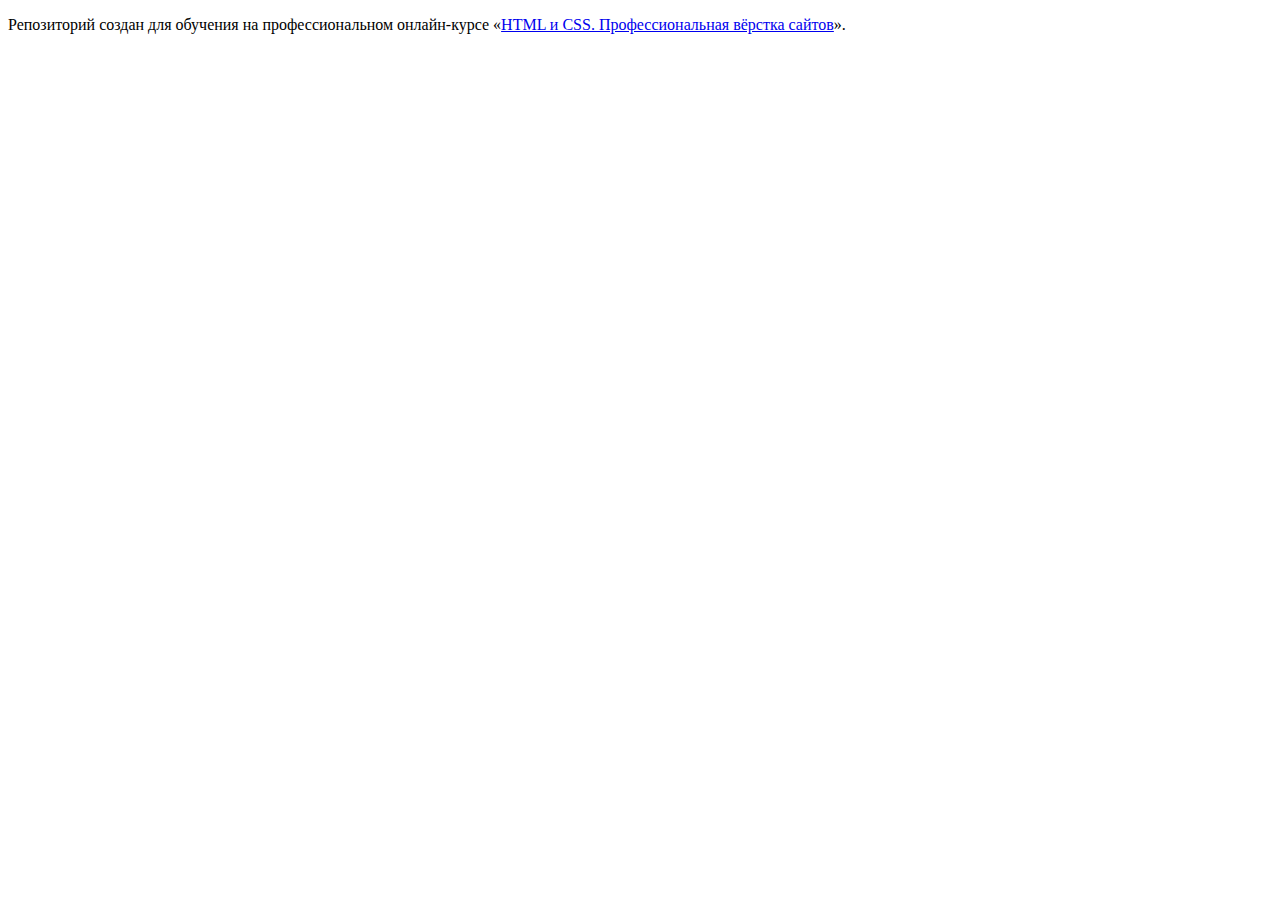
<file: index.html>
<!DOCTYPE html>
<html lang="ru">
  <head>
    <meta charset="utf-8">
    <title>HTML Academy: Седона</title>
  </head>
  <body>

    <p>Репозиторий создан для обучения на профессиональном онлайн‑курсе «<a href="https://htmlacademy.ru/intensive/htmlcss">HTML и CSS. Профессиональная вёрстка сайтов</a>».</p>

  </body>
</html>
</file>
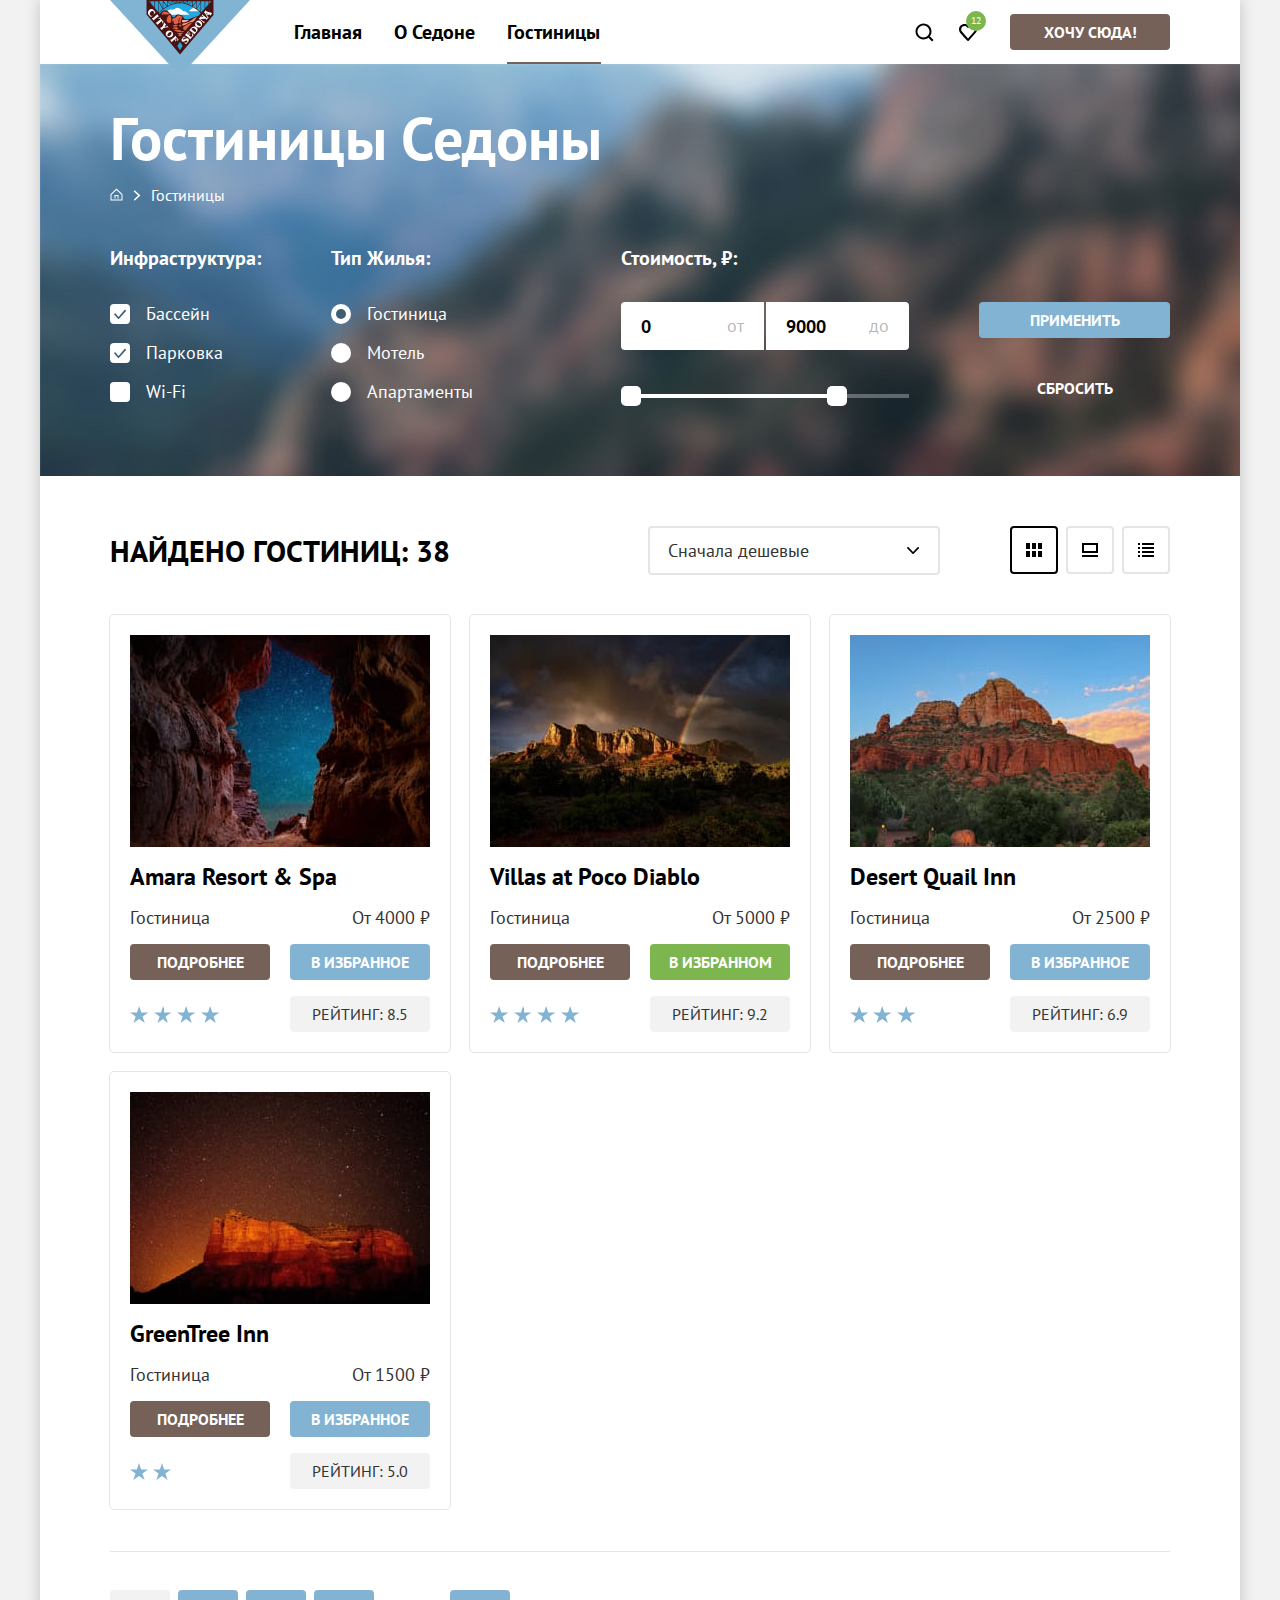
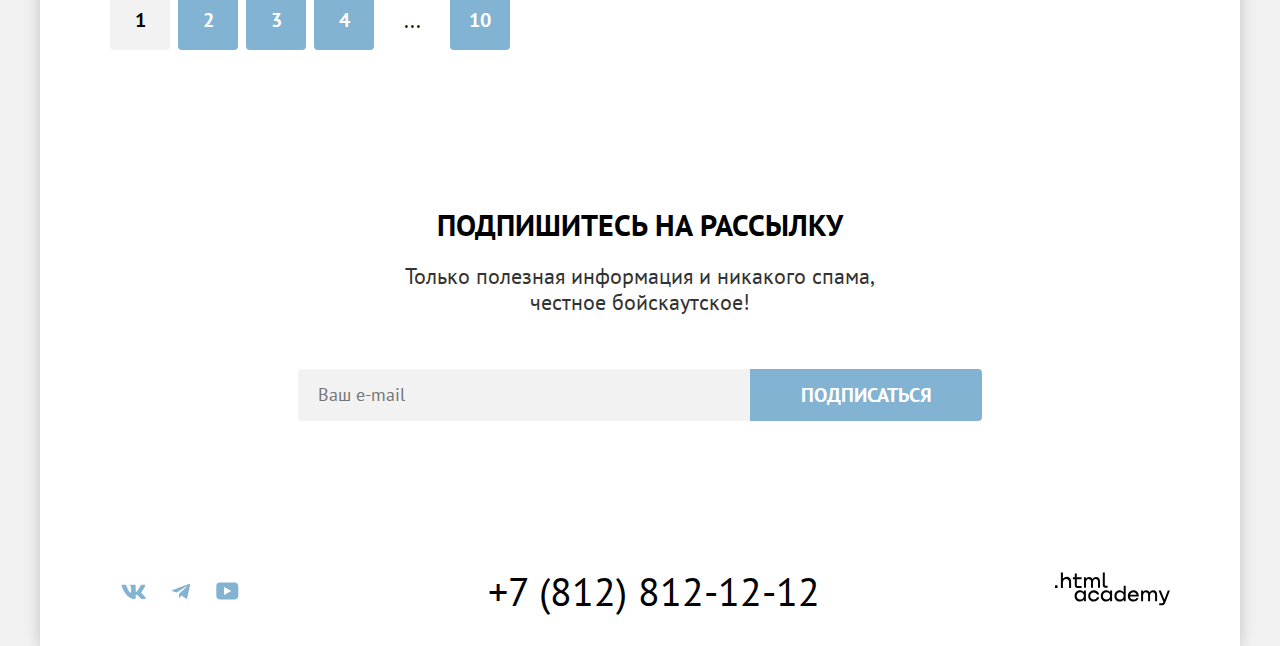
<file: catalog.html>
<!DOCTYPE html>
<html lang="en">

  <head>
    <meta charset="UTF-8">
    <meta name="viewport" content="width=device-width, initial-scale=1.0">
    <link rel="stylesheet" href="./styles/style.css">
    <link rel="icon" href="./favicon.ico">
    <link rel="icon" type="image/png" href="./images/favicon.png">
    <title>Каталог</title>
  </head>

  <body>
    <div class="container">
      <header class="page-header" data-test="header">
        <nav class="navigation">
          <a class="header-logo logo" href="index.html" aria-current="page">
            <img class="logo-img" src="./images/logo/page-logo.svg" width="140" height="70" alt="Логотип сайта Седона">
          </a>

          <ul class="navigation-list">
            <li class="navigation-item">
              <a class="navigation-link" href="index.html">Главная</a>
            </li>
            <li class="navigation-item">
              <a class="navigation-link" href="#">О Седоне</a>
            </li>
            <li class="navigation-item">
              <a class="navigation-link navigation-link-current">Гостиницы</a>
            </li>
          </ul>

          <ul class="user-list">
            <li class="user-item">
              <a class="user-link user-link-loop" aria-label="Поиск гостиницы" href="#"></a>
            </li>
            <li class="user-item">
              <a class="user-link user-link-heart" aria-label="Количество избранных гостиниц" href="#">
                <span class="favorite-hotels">12</span>
              </a>
            </li>
          </ul>

          <div class="navigation-button-container">
            <a class="navigation-button button button-brown" href="#">Хочу сюда!</a>
          </div>
        </nav>
      </header>

      <main class="page-inner main">
        <section class="hotels-filter">
          <h1 class="hotels-header-title">Гостиницы Седоны</h1>
          <ol class="breadcrumbs">
            <li class="breadcrumbs-item">
              <a class="breadcrumbs-link breadcrumbs-link-home" href="index.html">
                <span class="visually-hidden">Главная</span>
              </a>
            </li>
            <li class="breadcrumbs-item">
              <a class="breadcrumbs-link">Гостиницы</a>
            </li>
          </ol>

          <form class="filter-form" action="https://echo.htmlacademy.ru/" method="get" data-test="filter">
            <fieldset class="filter-group infrastructure-group">
              <legend class="filter-group-title">Инфраструктура:</legend>

              <ul class="filter-list">
                <li class="filter-item">
                  <label class="filter-control">
                    <input class="visually-hidden filter-control-input" type="checkbox" name="infrastructure"
                      value="pool" checked>
                    <span class="filter-control-mark"></span>
                    <span class="filter-control-label">Бассейн</span>
                  </label>
                </li>

                <li class="filter-item">
                  <label class="filter-control">
                    <input class="visually-hidden filter-control-input" type="checkbox" name="infrastructure"
                      value="parking" checked>
                    <span class="filter-control-mark"></span>
                    <span class="filter-control-label">Парковка</span>
                  </label>
                </li>

                <li class="filter-item">
                  <label class="filter-control">
                    <input class="visually-hidden filter-control-input" type="checkbox" name="infrastructure"
                      value="Wi-Fi">
                    <span class="filter-control-mark"></span>
                    <span class="filter-control-label">Wi-Fi</span>
                  </label>
                </li>
              </ul>
            </fieldset>

            <fieldset class="filter-group house-type-group">
              <legend class="filter-group-title">Тип жилья:</legend>

              <ul class="filter-list">
                <li class="filter-item">
                  <label class="filter-control">
                    <input class="visually-hidden filter-control-input" type="radio" name="house-type" value="hotel"
                      checked>
                    <span class="filter-control-mark"></span>
                    <span class="filter-control-label">Гостиница</span>
                  </label>
                </li>

                <li class="filter-item">
                  <label class="filter-control">
                    <input class="visually-hidden filter-control-input" type="radio" name="house-type" value="motel">
                    <span class="filter-control-mark"></span>
                    <span class="filter-control-label">Мотель</span>
                  </label>
                </li>

                <li class="filter-item">
                  <label class="filter-control">
                    <input class="visually-hidden filter-control-input" type="radio" name="house-type"
                      value="apartment">
                    <span class="filter-control-mark"></span>
                    <span class="filter-control-label">Апартаменты</span>
                  </label>
                </li>
              </ul>
            </fieldset>

            <fieldset class="filter-group price-group">
              <legend class="filter-group-title">Стоимость, ₽:</legend>
              <div class="price-group-container">
                <label class="price-group-from-to">
                  <span class="price-text">от</span>
                  <input class="price-input price-input-from" type="number" name="min-price" value="0">
                </label>
                <label class="price-group-from-to">
                  <span class="price-text">до</span>
                  <input class="price-input price-input-to" type="number" name="max-price" value="9000">
                </label>
              </div>

              <div class="range-scale">
                <div class="range-bar" style="left: 0; width: 226px;">
                  <button class="range-toggle range-toggle-min" type="button">
                    <span class="visually-hidden">Изменить минимальную цену</span>
                  </button>
                  <button class="range-toggle range-toggle-max" type="button">
                    <span class="visually-hidden">Изменить максимальную цену</span>
                  </button>
                </div>
              </div>
            </fieldset>

            <div class="filter-button-container">
              <button class="filter-button filter-button-submit button button-blue" type="submit">Применить</button>
              <button class="filter-button filter-button-reset button filter-button-transparent" type="reset">
                Сбросить</button>
            </div>
          </form>
        </section>

        <section class="catalog" data-test="catalog">
          <h2 class="visually-hidden"> Результаты поиска гостиниц</h2>

          <div class="catalog-view">
            <p class="view-text">
              Найдено гостиниц: <span class="hotels-amount">38</span>
            </p>
            <select class="view-sorting" aria-label="Сортировка результата поиска" name="sorting-option">
              <option value="popular"> Сначала популярные</option>
              <option value="cheap" selected> Сначала дешевые</option>
              <option value="expensive"> Сначала дорогие</option>
            </select>

            <ul class="view-list">
              <li class="view-item">
                <a class="view-link view-link-tile view-link-active" href="catalog.html?view=tile">
                  <span class="visually-hidden"> Показать плитку</span>
                </a>
              </li>

              <li class="view-item">
                <a class="view-link view-link-cards" href="catalog.html?view=card">
                  <span class="visually-hidden"> Показать карточки</span>
                </a>
              </li>

              <li class="view-item">
                <a class="view-link view-link-list" href="catalog.html?view=list">
                  <span class="visually-hidden"> Показать список</span>
                </a>
              </li>
            </ul>
          </div>

          <div class="catalog-cards">
            <ul class="cards-list">
              <li class="cards-item">
                <a class="cards-link" href="#" tabindex="-1">
                  <img class="cards-img" src="./images/hotel-cards/hotel-1.jpg" width="300" height="212"
                    alt="Гостиница Amara Resort & Spa">
                </a>
                <a class="cards-link" href="#">
                  <h3 class="cards-title"> Amara Resort & Spa</h3>
                </a>

                <span> Гостиница</span>
                <span class="cards-price"> От 4000 ₽</span>

                <a class="cards-button button button-brown" href="#"> Подробнее </a>
                <button class="cards-button button button-blue" type="button"> В избранное</button>

                <span class="rating-stars four-stars">
                  <span class="visually-hidden">Отель 4 звезды</span>
                </span>
                <span class="rating-amount"> Рейтинг: 8.5</span>
              </li>

              <li class="cards-item">
                <a class="cards-link" href="#" tabindex="-1">
                  <img class="cards-img" src="./images/hotel-cards/hotel-2.jpg" width="300" height="212"
                    alt="Гостиница Villas at Poco Diablo">
                </a>
                <a class="cards-link" href="#">
                  <h3 class="cards-title"> Villas at Poco Diablo</h3>
                </a>

                <span>Гостиница</span>
                <span class="cards-price">От 5000 ₽</span>

                <a class="cards-button button button-brown" href="#"> Подробнее </a>
                <button class="cards-button cards-favorites-current button button-blue" type="button"> В избранном </button>

                <span class="rating-stars four-stars">
                  <span class="visually-hidden"> Отель 4 звезды</span>
                </span>
                <span class="rating-amount">Рейтинг: 9.2</span>
              </li>

              <li class="cards-item">
                <a class="cards-link" href="#" tabindex="-1">
                  <img class="cards-img" src="./images/hotel-cards/hotel-3.jpg" width="300" height="212"
                    alt="Гостиница Desert Quail Inn">
                </a>
                <a class="cards-link" href="#">
                  <h3 class="cards-title">Desert Quail Inn</h3>
                </a>

                <span>Гостиница</span>
                <span class="cards-price">От 2500 ₽</span>

                <a class="cards-button button button-brown" href="#"> Подробнее </a>
                <button class="cards-button button button-blue" type="button"> В избранное </button>

                <span class="rating-stars three-stars">
                  <span class="visually-hidden">Отель 3 звезды</span>
                </span>
                <span class="rating-amount">Рейтинг: 6.9</span>
              </li>

              <li class="cards-item">
                <a class="cards-link" href="#" tabindex="-1">
                  <img class="cards-img" src="./images/hotel-cards/hotel-4.jpg" width="300" height="212"
                    alt="Гостиница GreenTree Inn">
                </a>
                <a class="cards-link" href="#">
                  <h3 class="cards-title">GreenTree Inn</h3>
                </a>

                <span>Гостиница</span>
                <span class="cards-price">От 1500 ₽</span>

                <a class="cards-button button button-brown" href="#"> Подробнее </a>
                <button class="cards-button button button-blue" type="button"> В избранное </button>

                <span class="rating-stars two-stars">
                  <span class="visually-hidden">Отель 2 звезды</span>
                </span>
                <span class="rating-amount">Рейтинг: 5.0</span>
              </li>
            </ul>
          </div>

          <ul class="pagination-list">
            <li class="pagination-item">
              <a class="pagination-link pagination-link-current button">1</a>
            </li>
            <li class="pagination-item">
              <a class="pagination-link button" href="#">2</a>
            </li>
            <li class="pagination-item">
              <a class="pagination-link button" href="#">3</a>
            </li>
            <li class="pagination-item">
              <a class="pagination-link button" href="#">4</a>
            </li>
            <li class="pagination-item">
              <a class="pagination-link pagination-link-more button">...</a>
            </li>
            <li class="pagination-item">
              <a class="pagination-link button" href="#">10</a>
            </li>
          </ul>
        </section>
      </main>

      <footer class="catalog-footer">
        <section class="subscribe" data-test="subscribe">
          <h2 class="subscribe-title title">Подпишитесь на рассылку</h2>
          <p class="subscribe-subtitle subtitle">Только полезная информация и никакого спама,
            <br> честное бойскаутское!
          </p>

          <form class="subscribe-form" action="https://echo.htmlacademy.ru/" method="post">
            <label for="subscribe-input" class="visually-hidden">Email</label>
            <input class="subscribe-field" id="subscribe-input" type="email" name="subscribe-email"
              placeholder="Ваш e-mail">
            <button class="subscribe-button button button-blue" type="submit">Подписаться</button>
          </form>
        </section>
        <div class="footer-container" data-test="footer">
          <section class="social">
            <h2 class="visually-hidden">Социальные сети</h2>
            <ul class="social-list">
              <li class="social-item">
                <a class="social-link social-link-vkontakte" href="https://vk.com/htmlacademy">
                  <span class="visually-hidden">Вконтакте</span>
                  <svg xmlns="http://www.w3.org/2000/svg" width="25" height="15" fill="#83b3d3">
                    <path fill-rule="evenodd"
                      d="M24.1 1.8c.2-.5 0-1-.8-1h-2.6c-.7 0-1 .4-1.1.8 0 0-1.4 3.2-3.3 5.3-.6.6-.9.8-1.2.8-.2 0-.4-.2-.4-.8V1.8c0-.7-.2-1-.8-1h-4c-.5 0-.8.4-.8.6 0 .7 1 .8 1 2.6v3.8c0 .8 0 1-.4 1-.9 0-3-3.3-4.3-7-.3-.7-.5-1-1.2-1H1.6c-.8 0-1 .4-1 .8 0 .7 1 4 4.2 8.5C7 13.2 10 15 12.8 15c1.7 0 1.9-.4 1.9-1v-2.4c0-.7.2-.8.7-.8.4 0 1 .1 2.6 1.6 1.8 1.8 2 2.6 3 2.6h2.7c.7 0 1.1-.4 1-1.1-.3-.8-1.2-1.8-2.3-3-.6-.8-1.5-1.5-1.8-2-.4-.4-.3-.6 0-1 0 0 3.2-4.5 3.5-6Z"
                      clip-rule="evenodd" />
                  </svg>
                </a>
              </li>
              <li class="social-item">
                <a class="social-link social-link-telegram" href="https://t.me/htmlacademy">
                  <span class="visually-hidden">Телеграм</span>
                  <svg xmlns="http://www.w3.org/2000/svg" width="18" height="17" fill="#83b3d3">
                    <path
                      d="M16.8 1 .8 7c-1 .4-1 1-.2 1.3l4.1 1.3 9.5-6c.5-.3.9-.1.5.2l-7.6 7-.3 4.1c.4 0 .6-.2.8-.4l2-2 4.1 3.1c.8.5 1.3.3 1.5-.7L18 2.2c.3-1-.4-1.6-1.1-1.2Z" />
                  </svg>
                </a>
              </li>
              <li class="social-item">
                <a class="social-link social-link-youtube" href="https://www.youtube.com/user/htmlacademyru">
                  <span class="visually-hidden">Ютуб</span>
                  <svg xmlns="http://www.w3.org/2000/svg" width="23" height="18" fill="#83b3d3">
                    <path
                      d="M19 .4H3.4C1.6.4.3 2 .3 3.8v10c0 2 1.3 3.6 3.2 3.6h15.7c1.6 0 3.1-1.6 3.1-3.4V3.8C22.1 2 20.8.4 19 .4ZM8 12.9v-8l7.3 4-7.3 4Z" />
                  </svg>
                </a>
              </li>
            </ul>
          </section>

          <div class="footer-phone-container">
            <a class="phone" href="tel:+78128121212">+7 (812) 812-12-12</a>
          </div>
          <a class="footer-logo" href="https://htmlacademy.ru/intensive/htmlcss">
            <span class="visually-hidden">Ссылка на сайт HTML Academy</span>
            <svg xmlns="http://www.w3.org/2000/svg" width="115" height="34" fill="#000000" role="img">
              <path
                d="M0 13.3v2.6h2.5v-2.6H0ZM11.6 4.9c-1.6 0-2.8.7-3.6 1.7h-.1V.4h-2v15.5h2v-5.3C7.9 8.5 9.2 7 11.2 7c1.8 0 2.9 1.4 2.9 3.2v5.7h2V9.8c.1-3-1.8-5-4.5-5ZM26.6 5.2h-4.8V1.5h-2v3.8h-1.9v2h1.9v6c0 1.7 1 2.7 2.7 2.7h4.1v-2h-3.7c-.7 0-1.1-.4-1.1-1.1V7.2h4.8v-2ZM41.1 5c-1.6 0-2.9.8-3.5 2h-.1a3.7 3.7 0 0 0-3.4-2c-1.4 0-2.5.8-3.1 1.8h-.1V5.2H29v10.6h2v-5.4c0-2 1-3.5 2.6-3.5 1.5 0 2.4 1 2.4 2.6v6.3h2v-5.6c0-2.4 1.4-3.3 2.6-3.3 1.5 0 2.4 1 2.4 2.6v6.3h2V9.3c.1-2.5-1.4-4.3-3.9-4.3ZM47.8 13c0 1.8 1 2.8 2.8 2.8h2v-2h-1.7c-.7 0-1.1-.4-1.1-1.1V.4h-2V13ZM28.9 20a4.9 4.9 0 0 0-3.9-1.7c-3.1 0-5.4 2.3-5.4 5.6s2.3 5.6 5.4 5.6c1.8 0 3-.8 3.8-2h.1v1.7h2V18.6h-2V20Zm-3.6 7.5a3.5 3.5 0 0 1-3.6-3.6c0-2 1.4-3.6 3.6-3.6s3.6 1.6 3.6 3.6c0 1.9-1.4 3.6-3.6 3.6ZM44.2 22.4c-.5-2.4-2.6-4.1-5.4-4.1a5.4 5.4 0 0 0-5.6 5.6c0 3 2.2 5.6 5.6 5.6 2.8 0 4.9-1.8 5.4-4.2h-2.1a3.4 3.4 0 0 1-3.3 2.3 3.5 3.5 0 0 1-3.6-3.6c0-2 1.4-3.6 3.6-3.6 1.6 0 2.8 1 3.3 2.2h2.1v-.2ZM55.1 20a4.9 4.9 0 0 0-3.9-1.7c-3.1 0-5.4 2.3-5.4 5.6s2.3 5.6 5.4 5.6c1.8 0 3-.8 3.8-2h.1v1.7h2V18.6h-2V20Zm-3.6 7.5a3.5 3.5 0 0 1-3.6-3.6c0-2 1.4-3.6 3.6-3.6s3.6 1.6 3.6 3.6c0 1.9-1.5 3.6-3.6 3.6ZM68.7 20.2a5 5 0 0 0-3.9-2c-3.1 0-5.4 2.4-5.4 5.7 0 3.3 2.2 5.6 5.4 5.6 1.7 0 3-.8 3.8-1.8h.1v1.5h2V13.8h-2v6.4Zm-3.6 7.3a3.5 3.5 0 0 1-3.6-3.6c0-2 1.4-3.6 3.6-3.6s3.6 1.6 3.6 3.6c-.1 2-1.5 3.6-3.6 3.6ZM78.3 18.3a5.4 5.4 0 0 0-5.5 5.6c0 3 2.1 5.6 5.5 5.6 2.5 0 4.5-1.3 5.2-3.6h-2.1c-.5 1-1.6 1.6-3 1.6-1.9 0-3.3-1.3-3.4-3h8.8c.2-3.5-2-6.2-5.5-6.2Zm0 1.9c1.7 0 3 1 3.3 2.6h-6.5a3.2 3.2 0 0 1 3.2-2.6ZM98.2 18.3a4 4 0 0 0-3.6 2h-.1c-.6-1.2-1.8-2-3.4-2-1.4 0-2.5.7-3.1 1.8v-1.5h-1.9v10.6h2v-5.4c0-2 1-3.4 2.6-3.5 1.5 0 2.4 1 2.4 2.6v6.3h2v-5.6c0-2.4 1.4-3.3 2.6-3.3 1.5 0 2.4 1 2.4 2.6v6.3h2v-6.5c.1-2.6-1.4-4.4-3.9-4.4ZM109.4 27.4l-3.6-9h-2.2l4.8 11.7c-.3.9-.7 1.2-1.7 1.2h-2.5v2h2.5c1.8 0 2.8-.8 3.5-2.6l4.7-12.2h-2.1l-3.4 8.9Z" />
            </svg>
          </a>
        </div>
      </footer>
    </div>
  </body>

</html>
</file>
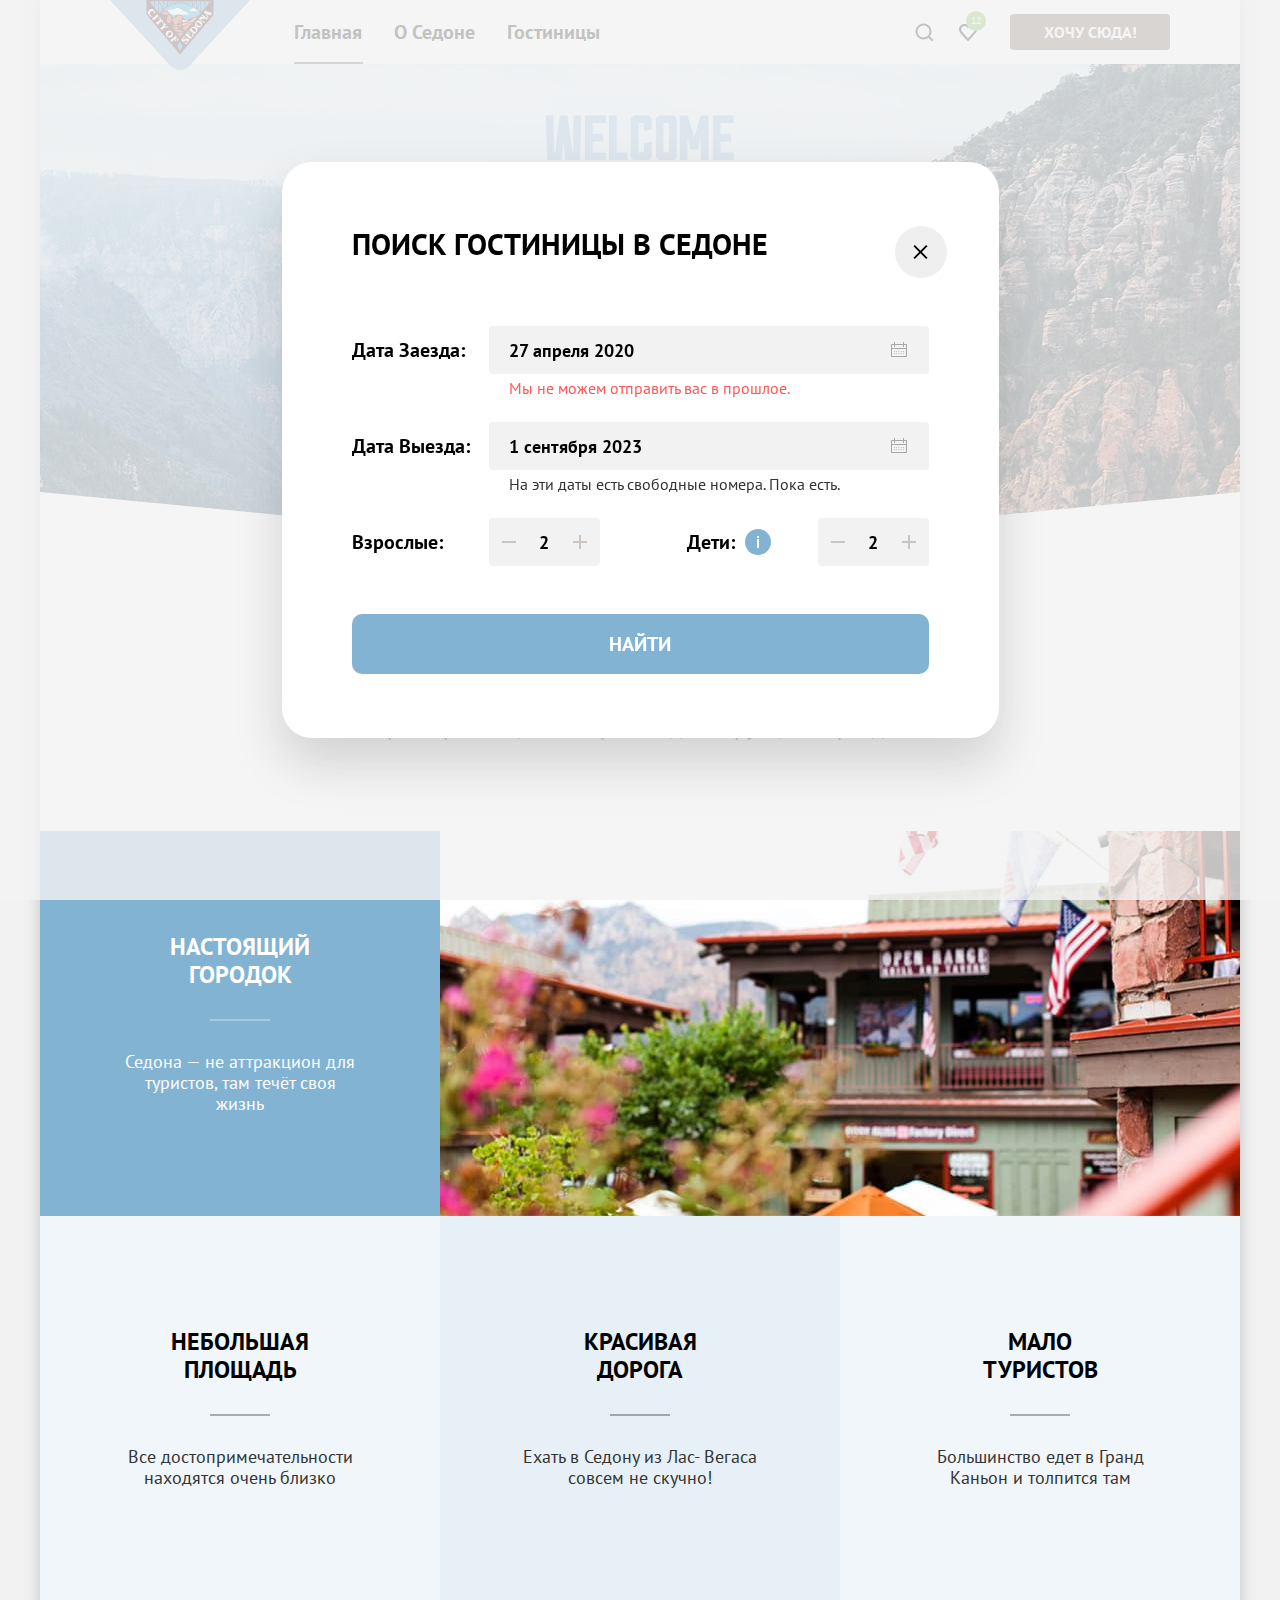
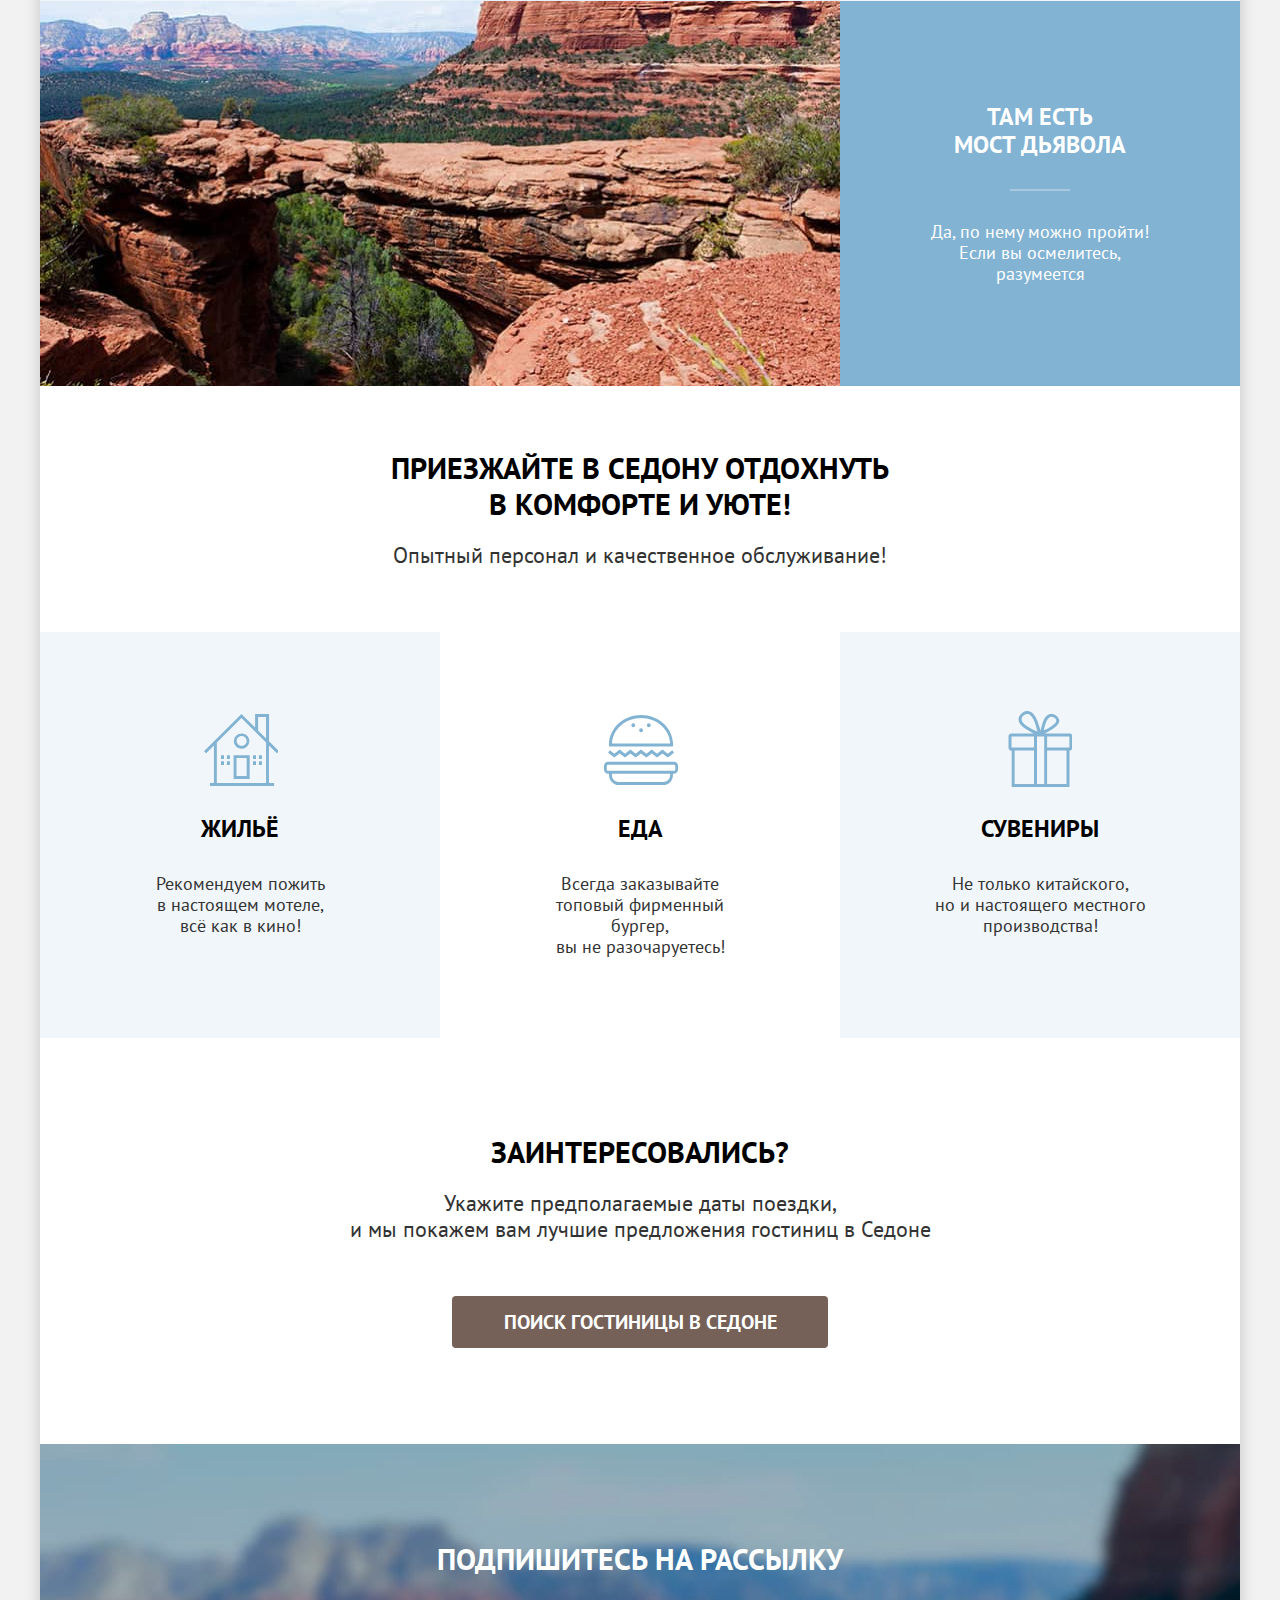
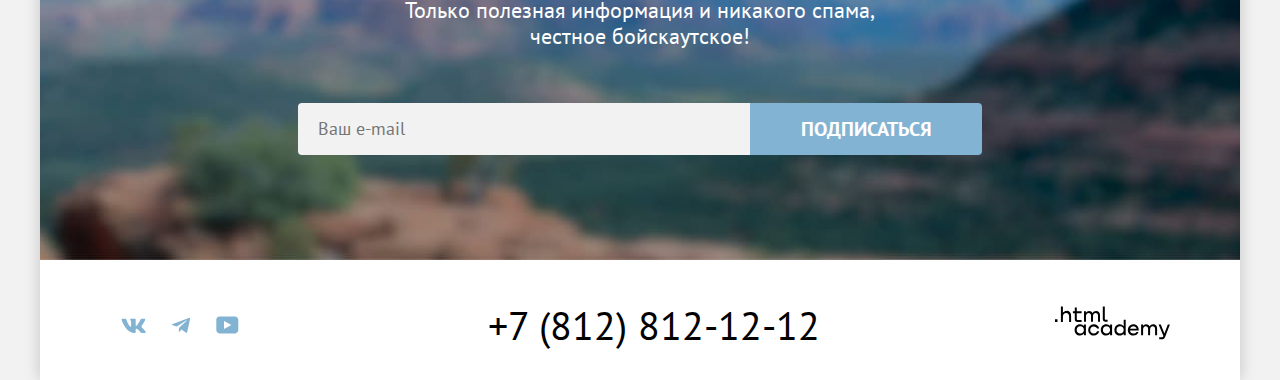
<file: modal.html>
<!DOCTYPE html>
<html lang="ru">

  <head>
    <meta charset="utf-8">
    <meta name="viewport" content="width=device-width, initial-scale=1.0">
    <link rel="stylesheet" href="./styles/style.css">
    <link rel="icon" href="./favicon.ico">
    <link rel="icon" type="image/png" href="./images/favicon.png">
    <title>Главная страница</title>
  </head>

  <body>
    <div class="container">
      <header class="page-header" data-test="header">
        <nav class="navigation">
          <a class="header-logo logo" href="index.html" aria-current="page">
            <img class="logo-img" src="./images/logo/page-logo.svg" width="140" height="70" alt="Логотип сайта Седона">
          </a>

          <ul class="navigation-list">
            <li class="navigation-item">
              <a class="navigation-link navigation-link-current">Главная</a>
            </li>
            <li class="navigation-item">
              <a class="navigation-link" href="#">О Седоне</a>
            </li>
            <li class="navigation-item">
              <a class="navigation-link" href="catalog.html">Гостиницы</a>
            </li>
          </ul>

          <ul class="user-list">
            <li class="user-item">
              <a class="user-link user-link-loop" aria-label="Поиск" href="#"></a>
            </li>
            <li class="user-item">
              <a class="user-link user-link-heart" aria-label="Количество избранных гостиниц" href="#">
                <span class="favorite-hotels">12</span>
              </a>
            </li>
          </ul>

          <div class="navigation-button-container">
            <a class="navigation-button button button-brown" href="#">Хочу сюда!</a>
          </div>
        </nav>
      </header>

      <main class="main-index main" data-test="main">
        <section class="promo" data-test="hero">
          <h1 class="visually-hidden">Добро пожаловать в Седону</h1>
          <img class="promo-logo" src="./images/logo/promo-logo.svg" width="458" height="352"
            alt="Добро пожаловать в Седону">
        </section>

        <section class="advantages" data-test="advantages">
          <h2 class="visually-hidden">Преимущества</h2>

          <p class="advantages-main-title title">Седона — небольшой городок в Аризоне, заслуживающий большего!</p>
          <p class="advantages-main-subtitle subtitle">Рассмотрим причины, по которым Седона круче, чем Гранд-Каньон!
          </p>

          <ul class="advantages-list">
            <li class="advantages-img-item">
              <div class="img-item-wrapper">
                <h3 class="advantages-title">Настоящий городок</h3>
                <p class="advantages-description">Седона — не аттракцион для туристов, там
                  течёт своя жизнь</p>
              </div>
              <img class="advantages-img" src="./images/advantages/advantages-photo-1.jpg" width="800" height="385"
                alt="Красивый гостевой дом на фоне гор">
            </li>
            <li class="advantages-item">
              <h3 class="advantages-title">Небольшая площадь</h3>
              <p class="advantages-description">Все достопримечательности находятся очень близко</p>
            </li>
            <li class="advantages-item ">
              <h3 class="advantages-title">Красивая дорога</h3>
              <p class="advantages-description">Ехать в Седону из Лас-&nbsp;Вегаса совсем не скучно!</p>
            </li>
            <li class="advantages-item">
              <h3 class="advantages-title">Мало туристов</h3>
              <p class="advantages-description">Большинство едет в Гранд Каньон и толпится там</p>
            </li>
            <li class="advantages-img-item">
              <div class="img-item-wrapper">
                <h3 class="advantages-title">Там есть <br> мост дьявола</h3>
                <p class="advantages-description">Да, по нему можно пройти! Если вы
                  осмелитесь, разумеется</p>
              </div>
              <img class="advantages-img advantages-img-right" src="./images/advantages/advantages-photo-2.jpg"
                width="800" height="385" alt="Каньон - Мост дьявола">
            </li>
          </ul>
        </section>

        <section class="services" data-test="service">
          <h2 class="visually-hidden">Услуги</h2>

          <p class="services-main-title title">Приезжайте в Седону отдохнуть в комфорте и уюте!</p>
          <p class="services-main-subtitle subtitle">Опытный персонал и качественное обслуживание!</p>

          <ul class="services-list">
            <li class="services-item services-item-house">
              <h3 class="services-title">Жильё</h3>
              <p class="services-description">Рекомендуем пожить <br> в настоящем мотеле,<br> всё как в кино!</p>
            </li>
            <li class="services-item services-item-food">
              <h3 class="services-title">Еда</h3>
              <p class="services-description">Всегда заказывайте <br> топовый фирменный бургер, <br> вы не
                разочаруетесь!</p>
            </li>
            <li class="services-item services-item-souvenir">
              <h3 class="services-title">Сувениры</h3>
              <p class="services-description">Не только китайского, <br> но и настоящего местного <br> производства!</p>
            </li>
          </ul>
        </section>

        <section class="hotel-search" data-test="search">
          <h2 class="visually-hidden">Поиск гостиницы</h2>

          <p class="search-title title">Заинтересовались?</p>
          <p class="search-subtitle subtitle">Укажите предполагаемые даты поездки,<br> и мы покажем вам лучшие
            предложения гостиниц в Седоне</p>

          <a class="search-button button button-brown" href="catalog.html">Поиск гостиницы в Седоне</a>
        </section>
      </main>

      <footer class="page-footer">
        <section class="subscribe subscribe-image" data-test="subscribe">
          <h2 class="subscribe-title title">Подпишитесь на рассылку</h2>
          <p class="subscribe-subtitle subtitle">Только полезная информация и никакого спама,
            <br> честное бойскаутское!
          </p>

          <form class="subscribe-form" action="https://echo.htmlacademy.ru/" method="post">
            <label for="subscribe-input" class="visually-hidden">Email</label>
            <input class="subscribe-field" id="subscribe-input" type="email" name="subscribe-email"
              placeholder="Ваш e-mail" required>
            <button class="subscribe-button button button-blue" type="submit">Подписаться</button>
          </form>
        </section>
        <div class="footer-container" data-test="footer">
          <section class="social">
            <h2 class="visually-hidden">Социальные сети</h2>
            <ul class="social-list">
              <li class="social-item">
                <a class="social-link" href="https://vk.com/htmlacademy">
                  <span class="visually-hidden">Вконтакте</span>
                  <svg xmlns="http://www.w3.org/2000/svg" width="25" height="15" fill="#83b3d3">
                    <path fill-rule="evenodd"
                      d="M24.1 1.8c.2-.5 0-1-.8-1h-2.6c-.7 0-1 .4-1.1.8 0 0-1.4 3.2-3.3 5.3-.6.6-.9.8-1.2.8-.2 0-.4-.2-.4-.8V1.8c0-.7-.2-1-.8-1h-4c-.5 0-.8.4-.8.6 0 .7 1 .8 1 2.6v3.8c0 .8 0 1-.4 1-.9 0-3-3.3-4.3-7-.3-.7-.5-1-1.2-1H1.6c-.8 0-1 .4-1 .8 0 .7 1 4 4.2 8.5C7 13.2 10 15 12.8 15c1.7 0 1.9-.4 1.9-1v-2.4c0-.7.2-.8.7-.8.4 0 1 .1 2.6 1.6 1.8 1.8 2 2.6 3 2.6h2.7c.7 0 1.1-.4 1-1.1-.3-.8-1.2-1.8-2.3-3-.6-.8-1.5-1.5-1.8-2-.4-.4-.3-.6 0-1 0 0 3.2-4.5 3.5-6Z"
                      clip-rule="evenodd" />
                  </svg>
                </a>
              </li>
              <li class="social-item">
                <a class="social-link" href="https://t.me/htmlacademy">
                  <span class="visually-hidden">Телеграм</span>
                  <svg xmlns="http://www.w3.org/2000/svg" width="18" height="17" fill="#83b3d3">
                    <path
                      d="M16.8 1 .8 7c-1 .4-1 1-.2 1.3l4.1 1.3 9.5-6c.5-.3.9-.1.5.2l-7.6 7-.3 4.1c.4 0 .6-.2.8-.4l2-2 4.1 3.1c.8.5 1.3.3 1.5-.7L18 2.2c.3-1-.4-1.6-1.1-1.2Z" />
                  </svg>
                </a>
              </li>
              <li class="social-item">
                <a class="social-link" href="https://www.youtube.com/user/htmlacademyru">
                  <span class="visually-hidden">Ютуб</span>
                  <svg xmlns="http://www.w3.org/2000/svg" width="23" height="18" fill="#83b3d3">
                    <path
                      d="M19 .4H3.4C1.6.4.3 2 .3 3.8v10c0 2 1.3 3.6 3.2 3.6h15.7c1.6 0 3.1-1.6 3.1-3.4V3.8C22.1 2 20.8.4 19 .4ZM8 12.9v-8l7.3 4-7.3 4Z" />
                  </svg>
                </a>
              </li>
            </ul>
          </section>

          <div class="footer-phone-container">
            <a class="phone" href="tel:+78128121212">+7 (812) 812-12-12</a>
          </div>
          <a class="footer-logo" href="https://htmlacademy.ru/intensive/htmlcss">
            <span class="visually-hidden">Ссылка на сайт HTML Academy</span>
            <svg xmlns="http://www.w3.org/2000/svg" width="115" height="34" fill="#000000" role="img">
              <path
                d="M0 13.3v2.6h2.5v-2.6H0ZM11.6 4.9c-1.6 0-2.8.7-3.6 1.7h-.1V.4h-2v15.5h2v-5.3C7.9 8.5 9.2 7 11.2 7c1.8 0 2.9 1.4 2.9 3.2v5.7h2V9.8c.1-3-1.8-5-4.5-5ZM26.6 5.2h-4.8V1.5h-2v3.8h-1.9v2h1.9v6c0 1.7 1 2.7 2.7 2.7h4.1v-2h-3.7c-.7 0-1.1-.4-1.1-1.1V7.2h4.8v-2ZM41.1 5c-1.6 0-2.9.8-3.5 2h-.1a3.7 3.7 0 0 0-3.4-2c-1.4 0-2.5.8-3.1 1.8h-.1V5.2H29v10.6h2v-5.4c0-2 1-3.5 2.6-3.5 1.5 0 2.4 1 2.4 2.6v6.3h2v-5.6c0-2.4 1.4-3.3 2.6-3.3 1.5 0 2.4 1 2.4 2.6v6.3h2V9.3c.1-2.5-1.4-4.3-3.9-4.3ZM47.8 13c0 1.8 1 2.8 2.8 2.8h2v-2h-1.7c-.7 0-1.1-.4-1.1-1.1V.4h-2V13ZM28.9 20a4.9 4.9 0 0 0-3.9-1.7c-3.1 0-5.4 2.3-5.4 5.6s2.3 5.6 5.4 5.6c1.8 0 3-.8 3.8-2h.1v1.7h2V18.6h-2V20Zm-3.6 7.5a3.5 3.5 0 0 1-3.6-3.6c0-2 1.4-3.6 3.6-3.6s3.6 1.6 3.6 3.6c0 1.9-1.4 3.6-3.6 3.6ZM44.2 22.4c-.5-2.4-2.6-4.1-5.4-4.1a5.4 5.4 0 0 0-5.6 5.6c0 3 2.2 5.6 5.6 5.6 2.8 0 4.9-1.8 5.4-4.2h-2.1a3.4 3.4 0 0 1-3.3 2.3 3.5 3.5 0 0 1-3.6-3.6c0-2 1.4-3.6 3.6-3.6 1.6 0 2.8 1 3.3 2.2h2.1v-.2ZM55.1 20a4.9 4.9 0 0 0-3.9-1.7c-3.1 0-5.4 2.3-5.4 5.6s2.3 5.6 5.4 5.6c1.8 0 3-.8 3.8-2h.1v1.7h2V18.6h-2V20Zm-3.6 7.5a3.5 3.5 0 0 1-3.6-3.6c0-2 1.4-3.6 3.6-3.6s3.6 1.6 3.6 3.6c0 1.9-1.5 3.6-3.6 3.6ZM68.7 20.2a5 5 0 0 0-3.9-2c-3.1 0-5.4 2.4-5.4 5.7 0 3.3 2.2 5.6 5.4 5.6 1.7 0 3-.8 3.8-1.8h.1v1.5h2V13.8h-2v6.4Zm-3.6 7.3a3.5 3.5 0 0 1-3.6-3.6c0-2 1.4-3.6 3.6-3.6s3.6 1.6 3.6 3.6c-.1 2-1.5 3.6-3.6 3.6ZM78.3 18.3a5.4 5.4 0 0 0-5.5 5.6c0 3 2.1 5.6 5.5 5.6 2.5 0 4.5-1.3 5.2-3.6h-2.1c-.5 1-1.6 1.6-3 1.6-1.9 0-3.3-1.3-3.4-3h8.8c.2-3.5-2-6.2-5.5-6.2Zm0 1.9c1.7 0 3 1 3.3 2.6h-6.5a3.2 3.2 0 0 1 3.2-2.6ZM98.2 18.3a4 4 0 0 0-3.6 2h-.1c-.6-1.2-1.8-2-3.4-2-1.4 0-2.5.7-3.1 1.8v-1.5h-1.9v10.6h2v-5.4c0-2 1-3.4 2.6-3.5 1.5 0 2.4 1 2.4 2.6v6.3h2v-5.6c0-2.4 1.4-3.3 2.6-3.3 1.5 0 2.4 1 2.4 2.6v6.3h2v-6.5c.1-2.6-1.4-4.4-3.9-4.4ZM109.4 27.4l-3.6-9h-2.2l4.8 11.7c-.3.9-.7 1.2-1.7 1.2h-2.5v2h2.5c1.8 0 2.8-.8 3.5-2.6l4.7-12.2h-2.1l-3.4 8.9Z" />
            </svg>
          </a>
        </div>
      </footer>
    </div>

    <div class="modal-container" data-test="modal">
      <div class="modal modal-search">
        <button class="modal-close-button" type="button">
          <span class="visually-hidden">Закрыть модальное окно</span>
        </button>

        <section class="modal-content">
          <h2 class="modal-title title">Поиск гостиницы в Седоне</h2>
          <form class="modal-form" action="https://echo.htmlacademy.ru/" method="get">
            <fieldset class="modal-field">
              <div class="modal-field-content">
                <label class="modal-field-label" for="arrival-date">Дата заезда:</label>
                <div class="date-input-container">
                  <input class="modal-field-input date-input" id="arrival-date" type="text" name="arrival"
                    value="27 апреля 2020" placeholder="Укажите дату">
                </div>
              </div>
              <span class="modal-date-text error-date-text">Мы не можем отправить вас в прошлое.</span>

              <div class="modal-field-content">
                <label class="modal-field-label" for="moving-date">Дата выезда:</label>
                <div class="date-input-container">
                  <input class="modal-field-input date-input" id="moving-date" type="text" name="moving"
                    value="1 сентября 2023" placeholder="Укажите дату">
                </div>
              </div>
              <span class="modal-date-text">На эти даты есть свободные номера. Пока есть.</span>
            </fieldset>

            <fieldset class="modal-field modal-field-persons">
              <div class="modal-field-content">
                <label class="modal-field-label" for="adults">Взрослые:</label>

                <div class="persons-input-container">
                  <span class="persons-button-container persons-sub-button-container">
                    <button class="persons-button persons-sub-button" type="button">
                    <span class="visually-hidden">Уменьшить количество взрослых</span>
                    <svg width="14" height="2" viewBox="0 0 14 2" fill="#756157" xmlns="http://www.w3.org/2000/svg">
                      <path d="M0 0L0 2L14 2V0L0 0Z" />
                    </svg>
                  </button>
                  </span>

                  <input class="modal-field-input persons-input" id="adults" type="number" name="adults" value="2">

                  <span class="persons-button-container persons-add-button-container">
                    <button class="persons-button persons-add-button" type="button">
                    <span class="visually-hidden">Увеличить количество взрослых</span>
                    <svg width="14" height="14" viewBox="0 0 14 14" fill="#756157" xmlns="http://www.w3.org/2000/svg">
                      <path d="M14 6H8V0H6V6H0V8H6V14H8V8H14V6Z" />
                    </svg>
                  </button>
                  </span>
                </div>
              </div>

              <div class="modal-field-content">
                <div class="tooltip-container">
                  <label class="modal-field-label child-label" for="child">Дети:</label>
                  <button class="tooltip-button" type="button" aria-labelledby="tooltip-label-date">
                    <span class="tooltip-text" role="tooltip" id="tooltip-label-date">Укажите количество детей, которые
                      будут с вами, возраст которых от 6 до 18 лет. Дети до 6 лет размещаются бесплатно.</span>
                  </button>
                </div>

                <div class="persons-input-container">
                  <span class="persons-button-container persons-sub-button-container">
                    <button class="persons-button persons-sub-button" type="button">
                    <span class="visually-hidden">Уменьшить количество детей</span>
                    <svg width="14" height="2" viewBox="0 0 14 2" fill="#756157" xmlns="http://www.w3.org/2000/svg">
                      <path d="M0 0L0 2L14 2V0L0 0Z" />
                    </svg>
                  </button>
                  </span>

                  <input class="modal-field-input persons-input" id="child" type="number" name="childs" value="2">

                  <span class="persons-button-container persons-add-button-container">
                    <button class="persons-button persons-add-button" type="button">
                    <span class="visually-hidden">Увеличить количество детей</span>
                    <svg width="14" height="14" viewBox="0 0 14 14" fill="#756157" xmlns="http://www.w3.org/2000/svg">
                      <path d="M14 6H8V0H6V6H0V8H6V14H8V8H14V6Z" />
                    </svg>
                  </button>
                  </span>
                </div>
              </div>
            </fieldset>
            <button class="modal-search-button button button-blue" type="submit">Найти</button>
          </form>
        </section>
      </div>
    </div>
  </body>

</html>
</file>
<file: styles/style.css>
*,
*::before,
*::after {
  box-sizing: border-box;
}

@font-face {
  font-family: "PT Sans";
  src: url("../fonts/ptsans-400.woff2") format("woff2");
  font-weight: 400;
  font-style: normal;
  font-display: swap;
}

@font-face {
  font-family: "PT Sans";
  src: url("../fonts/ptsans-700.woff2") format("woff2");
  font-weight: 700;
  font-style: normal;
  font-display: swap;
}

.visually-hidden {
  position: absolute;
  width: 1px;
  height: 1px;
  margin: -1px;
  padding: 0;
  border: 0;
  white-space: nowrap;
  clip-path: inset(100%);
  clip: rect(0 0 0 0);
  overflow: hidden;
}

body {
  margin: 0;
  padding: 0;
  font-family: "PT Sans", sans-serif;
  font-size: 18px;
  line-height: 21px;
  color: #333333;
  background-color: #f2f2f2;
  min-width: 1200px;
}

.container {
  position: relative;
  display: flex;
  flex-direction: column;
  width: 1200px;
  margin: 0 auto;
  background-color: #ffffff;
  min-height: 100vh;
  box-shadow: 0 0 15px 0 rgba(0, 0, 0, 0.2);
}

.main {
  flex-grow: 1;
}


/* ====== HEADER ====== */
.navigation {
  position: relative;
  display: flex;
  align-items: start;
  padding: 0 70px;
  padding-left: 238px;
}

.header-logo {
  position: absolute;
  top: 0;
  left: 70px;
}

.navigation-list {
  width: 500px;
  padding: 0;
  margin: 0;
  margin-right: 30px;
  display: flex;
  flex-wrap: wrap;
  align-items: center;
  list-style: none;
}

.navigation-link {
  position: relative;
  display: block;
  padding: 20px 16px;
  font-size: 20px;
  line-height: 24px;
  font-weight: 700;
  text-align: center;
  text-decoration: none;
  color: #000000;
}

.navigation-link:hover,
.navigation-link:focus {
  color: rgba(117, 97, 87, 1);
}

.navigation-link:active {
  color: rgba(117, 97, 87, 0.3);
}

.navigation-link-current::after {
  content: "";
  position: absolute;
  height: 2px;
  left: 16px;
  right: 15px;
  bottom: 0;
  background-color: #756257;
}

.user-list {
  min-width: 88px;
  max-width: 150px;
  display: flex;
  flex-wrap: wrap;
  padding: 0;
  margin: 0;
  margin-left: auto;
  list-style: none;
}

.user-link {
  display: block;
  position: relative;
  text-decoration: none;
  width: 44px;
  height: 64px;
}

.user-link:hover,
.user-link:focus {
  opacity: 0.6;
}

.user-link:active {
  opacity: 0.3;
}

.user-link::before {
  content: "";
  display: block;
  position: absolute;
  top: 50%;
  left: 50%;
  transform: translate(-50%, -50%);
  width: 20px;
  height: 20px;
  background-repeat: no-repeat;
}

.user-link-loop::before {
  background-image: url("../images/search-icon.svg");
}

.user-link-heart::before {
  background-image: url("../images/heart.svg");
}

.favorite-hotels {
  display: block;
  min-width: 20px;
  height: 20px;
  position: absolute;
  top: 11px;
  right: 4px;
  padding: 5px 1px;
  text-align: center;
  font-size: 10px;
  line-height: 10px;
  border-radius: 50%;
  color: #ffffff;
  background-color: #7db54f;
}

.button {
  display: inline-block;
  padding: 8px;
  font-family: inherit;
  font-size: 16px;
  line-height: 20px;
  font-weight: 700;
  color: #ffffff;
  text-align: center;
  text-transform: uppercase;
  text-decoration: none;
  border-radius: 4px;
  border: none;
}

.button:active {
  color: rgba(255, 255, 255, 0.3);
}

.button-brown {
  background-color: #756157;
}

.button-brown:hover,
.button-brown:focus {
  background-color: #615048;
}

.button-blue {
  background-color: #83b3d3;
}

.button-blue:hover,
.button-blue:focus {
  background-color: #68a2ca;
}

.button:disabled {
  background-color: #e5e5e5;
}

.navigation-button-container {
  min-height: 64px;
  margin-left: 20px;
  padding-top: 14px;
}

.navigation-button {
  width: 160px;
  font-size: 16px;
  line-height: 20px;
  padding: 8px;
}


/* ====== SECTION PROMO ====== */
.promo {
  text-align: center;
  padding-top: 51px;
  padding-bottom: 78px;
  background-color: #26422a;
  background-image: url("../images/background/promo-divider.svg"), url("../images/background/promo-background.jpg");
  background-size: 100% auto, cover;
  background-position: center bottom, center;
  background-repeat: no-repeat;
}


/* ====== SECTION ADVANTAGES ======*/
.advantages {
  padding-top: 69px;
  padding-bottom: 64px;
}

.advantages-list {
  display: grid;
  grid-template-columns: repeat(3, 400px);
  margin: 0;
  padding: 0;
  text-align: center;
  list-style: none;
}

.advantages-item {
  width: 400px;
  display: flex;
  flex-direction: column;
  padding: 112px 83px 113px;
}

.advantages-img-item {
  display: flex;
  flex-direction: row;
  grid-column: span 3;
  background-color: #82b3d3;
}

.img-item-wrapper {
  display: flex;
  flex-direction: column;
  padding: 102px 85px;
}

.advantages-item:nth-child(even) {
  background-color: rgba(131, 179, 211, 0.12);
}

.advantages-item:nth-child(odd) {
  background-color: rgba(131, 179, 211, 0.2);
}

.title {
  width: 670px;
  margin: 0 auto;
  margin-bottom: 20px;
  text-align: center;
  color: #000000;
  font-size: 30px;
  line-height: 36px;
  font-weight: 700;
  text-transform: uppercase;
}

.subtitle {
  width: 670px;
  margin: 0 auto;
  text-align: center;
  font-size: 22px;
  line-height: 26px;
}

.advantages-main-title {
  margin-bottom: 25px;
}

.advantages-main-subtitle {
  margin-bottom: 90px;
}

.advantages-title {
  position: relative;
  width: 175px;
  margin: 0 auto;
  margin-bottom: 30px;
  padding-bottom: 32px;
  font-size: 24px;
  line-height: 28px;
  text-transform: uppercase;
  color: #000000;
}

.advantages-img-item .advantages-title {
  color: #ffffff;
}

.advantages-title::after {
  content: "";
  display: block;
  width: 60px;
  height: 2px;
  position: absolute;
  bottom: 0;
  left: 50%;
  transform: translateX(-50%);
  background: rgba(0, 0, 0, 0.3);
}

.advantages-img-item .advantages-title::after {
  background: rgba(255, 255, 255, 0.3);
}

.advantages-description {
  margin: 0;
}

.advantages-img-item .advantages-description {
  color: #ffffff;
}

.advantages-img-right {
  order: -1;
}


/* ====== SECTION SERVICES ====== */
.services-list {
  margin: 0;
  padding: 0;
  list-style: none;
  display: flex;
  flex-wrap: wrap;
}

.services-item {
  display: flex;
  position: relative;
  width: 400px;
  min-height: 385px;
  padding: 183px 85px 81px;
  flex-direction: column;
  text-align: center;
}

.services-item::before {
  content: "";
  position: absolute;
  top: 82px;
  left: 50%;
  transform: translateX(-50%);
  background-repeat: no-repeat;
  display: block;
  width: 75px;
  height: 72px;
}

.services-item-house::before {
  background-image: url("../images/service-icons/house-icon.svg");
}

.services-item-food::before {
  background-image: url("../images/service-icons/food-icon.svg");
}

.services-item-souvenir::before {
  background-image: url("../images/service-icons/souvenir-icon.svg");
  top: 79px;
  width: 64px;
  height: 76px;
}

.services-item:nth-child(odd) {
  background-color: rgba(131, 179, 211, 0.12);
}

.services-title {
  margin: 0;
  margin-bottom: 30px;
  font-size: 24px;
  line-height: 28px;
  text-transform: uppercase;
  color: #000000;
}

.services-description {
  margin: 0;
}

.services-main-title {
  width: 505px;
}

.services-main-subtitle {
  margin-bottom: 64px;
}


/*  ====== SECTION SEARCH ====== */
.hotel-search {
  padding: 96px 0;
  text-align: center;
}

.search-subtitle {
  margin-bottom: 54px;
}

.search-button {
  width: 376px;
  font-size: 20px;
  line-height: 36px;
  padding: 8px;
}


/* ====== SECTION SUBSCRIBE */
.subscribe {
  padding-top: 97px;
  padding-bottom: 105px;
}

.subscribe-image {
  background-color: #516754;
  background-image: url("../images/background/subscribe-background.jpg");
  background-repeat: no-repeat;
  background-size: cover;
}

.subscribe-image .subscribe-title {
  color: #ffffff;
}

.subscribe-subtitle {
  margin-bottom: 54px;
}

.subscribe-image .subscribe-subtitle {
  color: #ffffff;
}

.subscribe-form {
  display: flex;
  justify-content: center;
}

.subscribe-field {
  font-family: inherit;
  font-size: inherit;
  line-height: 24px;
  width: 452px;
  padding-top: 8px;
  padding-bottom: 8px;
  padding-left: 20px;
  background-color: #f2f2f2;
  border: none;
  border-radius: 4px 0 0 4px;
}

.subscribe-field:hover {
  background-color: #e5e5e5;
}

.subscribe-button {
  width: 232px;
  font-family: inherit;
  font-size: 20px;
  line-height: 36px;
  padding: 8px;
  border-radius: 0 4px 4px 0;
}


/* ====== FOOTER ====== */
.footer-container {
  padding: 45px 70px 35px;
  display: flex;
  justify-content: space-between;
  align-items: center;
}

.social-list {
  width: 142px;
  margin: 0;
  padding: 0;
  display: flex;
  flex-wrap: wrap;
  align-items: center;
  list-style: none;
}

.social-link {
  width: 47px;
  height: 40px;
  display: flex;
  justify-content: center;
  align-items: center;
  text-decoration: none;
}

.social-link svg:hover,
.social-link svg:focus {
  fill: #68a2ca;
}

.social-link svg:active {
  fill: rgba(104, 162, 202, 0.3);
}

.footer-phone-container {
  display: flex;
  flex-direction: column;
}

.phone {
  text-align: center;
  text-decoration: none;
  color: #000000;
  font-size: 40px;
  line-height: 40px;
  text-transform: uppercase;
}

.phone:hover,
.phone:focus {
  color: #756157;
}

.phone:active {
  color: rgba(117, 97, 87, 0.3);
}

.footer-logo {
  display: block;
  text-decoration: none;
}

.footer-logo svg:hover,
.footer-logo svg:focus {
  fill: #756157;
}

.footer-logo svg:active {
  fill: rgba(117, 97, 87, 0.3);
}


/* ====== SECTION HOTELS-FILTER ====== */
.hotels-filter {
  padding: 35px 70px 70px;
  background-color: #857979;
  background-image: url("../images/background/filter-background.jpg");
  background-repeat: no-repeat;
  background-size: cover;
  color: #ffffff;
}

.hotels-header-title {
  font-size: 60px;
  line-height: 78px;
  color: #ffffff;
  margin: 0;
  margin-bottom: 8px;
}

.breadcrumbs {
  display: flex;
  flex-wrap: wrap;
  gap: 10px;
  margin: 0;
  padding: 0;
  list-style: none;
  margin-bottom: 40px;
}

.breadcrumbs-item {
  position: relative;
  padding-right: 18px;
}

.breadcrumbs-link {
  display: block;
  font-size: 16px;
  line-height: 21px;
  text-decoration: none;
  color: #ffffff;
}

.breadcrumbs-link[href]:hover {
  opacity: 0.6;
}

.breadcrumbs-link[href]:active {
  opacity: 0.3;
}

.breadcrumbs-link-home::before {
  content: "";
  display: block;
  background-image: url("../images/breadcrumbs-home-icon.svg");
  background-repeat: no-repeat;
  background-position: 0 3px;
  width: 13px;
  height: 16px;
}

.breadcrumbs-item:not(:last-child)::after {
  content: "";
  display: block;
  position: absolute;
  top: 5px;
  right: 0;
  background-image: url("../images/breadcrumbs-arrow-icon.svg");
  background-repeat: no-repeat;
  width: 8px;
  height: 12px;
}

.filter-form {
  display: flex;
}

.filter-group {
  padding: 0;
  margin: 0;
  border: none;
}

.filter-list {
  display: flex;
  flex-direction: column;
  gap: 16px;
  margin: 0;
  padding: 0;
  list-style-type: none;
}

.filter-control {
  position: relative;
  display: block;
  padding-left: 36px;
}

.filter-control:hover {
  opacity: 0.6;
}

.filter-control:active {
  opacity: 0.3;
}

.filter-control-mark {
  position: absolute;
  top: 2px;
  left: 0;
  width: 20px;
  height: 20px;
  background-color: #ffffff;
  border-radius: 4px;
}

.filter-control-input[type="radio"] + .filter-control-mark {
  border-radius: 50%;
}

.filter-control-input[type="checkbox"]:checked + .filter-control-mark::before {
  content: "";
  position: absolute;
  background-image: url("../images/checkbox-icon.svg");
  background-repeat: no-repeat;
  width: 12px;
  height: 10px;
  top: 50%;
  left: 50%;
  transform: translate(-50%, -50%);
}

.filter-control-input[type="radio"]:checked + .filter-control-mark::before {
  content: "";
  position: absolute;
  display: block;
  width: 10px;
  height: 10px;
  background-color: #3f5e72;
  border-radius: 50%;
  top: 50%;
  left: 50%;
  transform: translate(-50%, -50%);
}

.filter-control-input:focus + .filter-control-mark {
  outline: 3px solid #83b3d3;
}

.filter-control-label {
  line-height: 23px;
}

.infrastructure-group {
  margin-right: 70px;
}

.house-type-group {
  margin-right: auto;
}

.filter-group-title {
  font-size: 20px;
  line-height: 24px;
  font-weight: 700;
  text-transform: capitalize;
  padding: 0;
  margin-bottom: 32px;
}

.price-group {
  display: flex;
  flex-direction: column;
  position: relative;
  gap: 2px;
  margin-right: 70px;
  padding-bottom: 8px;
}

.price-group-container {
  display: flex;
  gap: 2px;
  margin-bottom: 42px;
}

.price-group-from-to {
  display: block;
  position: relative;
}

.price-input {
  font-family: inherit;
  font-size: inherit;
  font-weight: 700;
  line-height: 24px;
  width: 143px;
  height: 48px;
  margin: 0;
  padding: 8px 20px;
  padding-right: 43px;
  border: none;
  color: #000000;
}

.price-input:hover {
  background-color: #e5e5e5;
}

.price-input:focus {
  outline: 3px solid #83b3d3;
}

.price-input[type=number]::-webkit-outer-spin-button,
.price-input[type=number]::-webkit-inner-spin-button {
  -webkit-appearance: none;
  margin: 0;
}

.price-input[type=number] {
  -moz-appearance: textfield;
}

.price-text {
  position: absolute;
  top: 12px;
  right: 20px;
  display: block;
  line-height: 24px;
  color: rgba(0, 0, 0, 0.3);
}

.price-input-from {
  border-radius: 4px 0 0 4px;
}

.price-input-to {
  border-radius: 0 4px 4px 0;
}

.range-scale {
  position: relative;
  height: 4px;
  background-color: rgba(255, 255, 255, 0.3);
}

.range-bar {
  position: absolute;
  height: 4px;
  background-color: #ffffff;
}

.range-toggle {
  display: block;
  padding: 0;
  position: absolute;
  width: 20px;
  height: 20px;
  background: #ffffff;
  border-radius: 5px;
  border-style: none;
}

.range-toggle:hover {
  box-shadow: 0 4px 10px 0 rgba(0, 0, 0, 0.25);
}

.range-toggle:focus {
  outline: 3px solid #83b3d3;
  box-shadow: 0 4px 10px 0 rgba(0, 0, 0, 0.25);
}

.range-toggle:active {
  outline: 2px solid #83b3d3;
  box-shadow: 0 7px 15px 0 rgba(0, 0, 0, 0.4);
}

.range-toggle-min {
  top: -8px;
  left: 0;
}

.range-toggle-max {
  top: -8px;
  right: 0;
}

.filter-button {
  display: block;
  width: 191px;
  font-family: inherit;
  font-size: 16px;
  line-height: 20px;
  padding: 8px;
  text-transform: uppercase;
  color: #ffffff;
}

.filter-button-container {
  display: flex;
  flex-direction: column;
  justify-content: end;
}

.filter-button-submit {
  display: block;
  margin-bottom: 32px;
}

.filter-button-transparent {
  background-color: transparent;
}

.filter-button-transparent:hover {
  color: rgba(255, 255, 255, 0.6);
}

.filter-button-transparent:focus {
  outline: 3px solid #83b3d3;
}

.filter-button-transparent:active {
  color: rgba(255, 255, 255, 0.3);
}

.filter-button-transparent:disabled {
  color: rgba(255, 255, 255, 0.1);
  background-color: transparent;
}


/* ====== SECTION CATALOG ====== */
.catalog {
  padding: 50px 70px 60px;
}

.catalog-cards {
  padding-bottom: 42px;
  margin-bottom: 38px;
  border-bottom: 1px solid #e5e5e5;
}

.catalog-view {
  display: flex;
  align-items: start;
  margin-bottom: 40px;
}

.view-text {
  min-height: 49px;
  font-size: 30px;
  font-weight: 700;
  line-height: 36px;
  color: #000000;
  text-transform: uppercase;
  padding-top: 7px;
  margin: 0;
  margin-right: auto;
}

.view-sorting {
  display: block;
  width: 292px;
  height: 49px;
  padding-left: 18px;
  padding-right: 40px;
  margin-right: 70px;
  font-family: inherit;
  font-size: inherit;
  line-height: 21px;
  color: inherit;
  border: 2px solid #e5e5e5;
  border-radius: 4px;
  background-color: #ffffff;
  background-image: url("../images/select-arrow-icon.svg");
  background-repeat: no-repeat;
  background-position: top 18px right 19px;

  -webkit-appearance: none;
  -moz-appearance: none;
  appearance: none;
}

.view-sorting:hover,
.view-sorting:focus {
  outline: 2px solid #68a2ca;
}

.view-sorting:disabled {
  border: 2px solid rgba(0, 0, 0, 0.3);
}

.view-list {
  width: 160px;
  margin: 0;
  padding: 0;
  list-style: none;
  display: flex;
  flex-wrap: wrap;
  gap: 8px;
}

.view-link {
  display: flex;
  justify-content: center;
  align-items: center;
  width: 48px;
  height: 48px;
  border: 2px solid #e5e5e5;
  border-radius: 4px;
}

.view-link::after {
  content: "";
  background-repeat: no-repeat;
  width: 16px;
  height: 14px;
}

.view-link-tile::after {
  background-image: url("../images/view-icons/view-icon-tile.svg");
}

.view-link-cards::after {
  background-image: url("../images/view-icons/view-icon-cards.svg");
}

.view-link-list::after {
  background-image: url("../images/view-icons/view-icon-list.svg");
}

.view-link-active {
  border: 2px solid #000000;
}

.view-link:focus {
  border: 2px solid #68a2ca;
}

.view-link:hover,
.view-link:active {
  border: 2px solid #000000;
}

.cards-list {
  display: grid;
  grid-template-columns: repeat(3, 340px);
  gap: 20px 20px;
  margin: 0;
  padding: 0;
  list-style: none;
}

.cards-item {
  display: grid;
  grid-template-columns: repeat(2, 140px);
  align-items: start;
  row-gap: 16px;
  column-gap: 20px;
  padding: 20px;
  outline: 1px solid #e5e5e5;
  border-radius: 4px;
}

.cards-link {
  grid-column: span 2;
  color: #000000;
  text-decoration: none;
}

.cards-img {
  display: block;
}

.cards-title {
  margin: 0;
  font-size: 24px;
  line-height: 28px;
}

.cards-price {
  text-align: right;
}

.cards-button {
  width: 140px;
}

.cards-favorites-current {
  background-color: #7db54f;
}

.cards-favorites-current:hover,
.cards-favorites-current:focus {
  background-color: #6c9e42;
}

.rating-stars {
  display: block;
  height: 36px;
  background-image: url("../images/rating-star-icon.svg");
  background-repeat: space no-repeat;
  background-position: left center;
}

.four-stars {
  width: 89px;
}

.three-stars {
  width: 65px;
}

.two-stars {
  width: 41px;
}

.rating-amount {
  display: block;
  width: 140px;
  font-size: 16px;
  line-height: 20px;
  text-transform: uppercase;
  text-align: center;
  border-radius: 4px;
  background-color: #f2f2f2;
  padding: 8px;
}

.pagination-list {
  margin: 0;
  padding: 0;
  display: flex;
  align-items: center;
  gap: 8px;
  list-style: none;
}

.pagination-link {
  min-width: 60px;
  height: 60px;
  padding: 12px;
  text-align: center;
  font-size: 20px;
  line-height: 36px;
  text-decoration: none;
  color: #ffffff;
  background-color: #82b3d3;
  border-radius: 4px;
}

.pagination-link:hover,
.pagination-link:focus {
  background-color: #68a2ca;
}

.pagination-link:active {
  color: rgba(255, 255, 255, 0.3);
}

.pagination-link-current,
.pagination-link-current:hover,
.pagination-link-current:focus,
.pagination-link-current:active {
  color: #000000;
  background-color: #f2f2f2;
}

.pagination-link-more,
.pagination-link-more:hover,
.pagination-link-more:focus,
.pagination-link-more:active {
  padding-top: 17px;
  font-size: 22px;
  font-weight: 400;
  line-height: 26px;
  color: #000000;
  background-color: transparent;
}


/* ====== MODAL-CONTAINER */
.modal-container {
  position: fixed;
  top: 0;
  left: 0;
  display: flex;
  width: 100%;
  height: 100%;
  background-color: rgba(242, 242, 242, 0.8);
  overflow-y: auto;
}

.modal-container-close {
  display: none;
}

.modal {
  position: relative;
  margin: auto;
  padding: 64px 70px;
  background-color: #ffffff;
  border-radius: 30px;
  box-shadow: 0 25px 50px 0 rgba(0, 0, 0, 0.15);
}

.modal-search {
  width: 717px;
}

.modal-close-button {
  display: block;
  position: absolute;
  padding: 0;
  top: 64px;
  right: 52px;
  width: 52px;
  height: 52px;
  border-radius: 50%;
  border: none;
  cursor: pointer;
}

.modal-close-button::after {
  content: "";
  display: block;
  width: 14;
  height: 14px;
  background-image: url("../images/close-icon.svg");
  background-repeat: no-repeat;
  background-position: center;
}

.modal-close-button:hover,
.modal-close-button:focus,
.modal-close-button:active {
  background-color: #e5e5e5;
}

.modal-close-button:focus {
  outline: 3px solid #83b3d3;
}

.modal-close-button:active::after {
  opacity: 0.3;
}

.modal-title {
  text-align: start;
  padding-right: 150px;
  margin-bottom: 64px;
}

.modal-field {
  padding: 0;
  margin: 0;
  border-style: none;
}

.modal-field-persons {
  display: flex;
  flex-wrap: wrap;
  justify-content: space-between;
  align-items: center;
  margin-bottom: 44px;
}

.modal-field-content {
  display: flex;
  align-items: center;
  margin-bottom: 4px;
}

.modal-field-label {
  display: inline-block;
  width: 137px;
  font-size: 20px;
  line-height: 24px;
  font-weight: 700;
  color: #000000;
  text-transform: capitalize;
  padding-right: 10px;
}

.child-label {
  width: auto;
}

.modal-field-input {
  display: block;
  height: 48px;
  font-family: inherit;
  font-size: 18px;
  line-height: 24px;
  font-weight: 700;
  border-style: none;
  background-color: #f2f2f2;
}

.modal-field-input:hover {
  background-color: #e5e5e5;
}

.modal-field-input:focus {
  outline: 3px solid #83b3d3;
}

.modal-field-input[type=number]::-webkit-outer-spin-button,
.modal-field-input[type=number]::-webkit-inner-spin-button {
  -webkit-appearance: none;
  margin: 0;
}

.modal-field-input[type=number] {
  -moz-appearance: textfield;
}

.date-input-container {
  position: relative;
}

.date-input-container::after {
  content: "";
  display: block;
  width: 16px;
  height: 15px;
  position: absolute;
  top: 16px;
  right: 22px;
  background-image: url("../images/calendar-icon.svg");
  background-repeat: no-repeat;
  opacity: 0.3;
}

.date-input {
  position: relative;
  width: 440px;
  padding: 0 50px 0 20px;
  border-radius: 4px;
}

.persons-input-container {
  position: relative;
  display: flex;
  align-items: center;
}

.persons-input {
  width: 31px;
  line-height: 20px;
  text-align: center;
  padding: 0;
}

.persons-input:focus {
  outline: 0 solid #83b3d3;
  border: 3px solid #83b3d3;
}


.modal-date-text {
  display: block;
  font-size: 16px;
  line-height: 21px;
  color: #333333;
  padding: 0 20px;
  margin-top: 4px;
  margin-left: 137px;
  margin-bottom: 23px;
}

.error-date-text {
  color: #ff5757;
}

.persons-button-container {
  width: 40px;
  min-height: 48px;
  display: flex;
  align-items: center;
  background-color: #f2f2f2;
}

.persons-button-container:hover {
  background-color: #e5e5e5;
}

.persons-button-container:focus {
  border: 3px solid #83b3d3;
}

.persons-sub-button-container {
  border-radius: 4px 0 0 4px;
}

.persons-add-button-container {
  border-radius: 0 4px 4px 0;
}

.persons-button {
  display: block;
  width: 20px;
  height: 20px;
  position: absolute;
  background-color: transparent;
  border-style: none;
  padding: 0;
}

.persons-button svg {
  display: block;
  width: 14px;
  height: 14px;
  position: absolute;
  top: 50%;
  left: 50%;
  transform: translate(-50%, -50%);
  opacity: 0.3;
}

.persons-button:focus {
  border-radius: 4px;
  fill: #000000;
  outline: 3px solid #82b3d3;
}

.persons-button:hover svg,
.persons-button:focus svg {
  fill: #000000;
  opacity: 1;
}

.persons-button:active svg {
  opacity: 0.2;
}

.persons-sub-button {
  left: 10px;
}

.persons-add-button {
  right: 10px;
}

.tooltip-container {
  width: 131px;
  display: flex;
  justify-content: start;
  align-items: center;
}

.tooltip-button {
  width: 26px;
  height: 26px;
  position: relative;
  border-radius: 50%;
  padding: 0;
  margin: 0;
  border: none;
  background-color: #83b3d3;
  background-image: url("../images/tooltip-icon.svg");
  background-repeat: no-repeat;
  background-position: center;
}

.tooltip-button:hover,
.tooltip-button:focus {
  background-color: rgba(104, 162, 202, 0.6);
}

.tooltip-button:active {
  background-color: rgba(104, 162, 202, 0.3);
}

.tooltip-button:hover .tooltip-text,
.tooltip-button:focus .tooltip-text {
  display: block;
}

.tooltip-text {
  display: none;
  width: 256px;
  padding: 20px 18px 22px 22px;
  font-family: "PT Sans", sans-serif;
  font-size: 16px;
  line-height: 20px;
  color: #ffffff;
  text-align: left;
  background-color: #333333;
  border-radius: 10px;
  position: absolute;
  top: 41px;
  left: -115px;
  z-index: 1;
}

.tooltip-text::after {
  content: "";
  background-image: url("../images/tooltip-arrow.svg");
  width: 19px;
  height: 9px;
  position: absolute;
  bottom: 100%;
  left: 50%;
  transform: translateX(-50%);
}

.modal-search-button {
  width: 100%;
  font-size: 20px;
  line-height: 24px;
  text-align: center;
  border-radius: 10px;
  padding: 18px;
}

.modal-search-button:hover,
.modal-search-button:focus,
.modal-search-button:active {
  border-style: none;
  background-color: rgba(104, 162, 202, 1);
}

.modal-search-button:active {
  color: rgba(255, 255, 255, 0.3);
}
</file>
